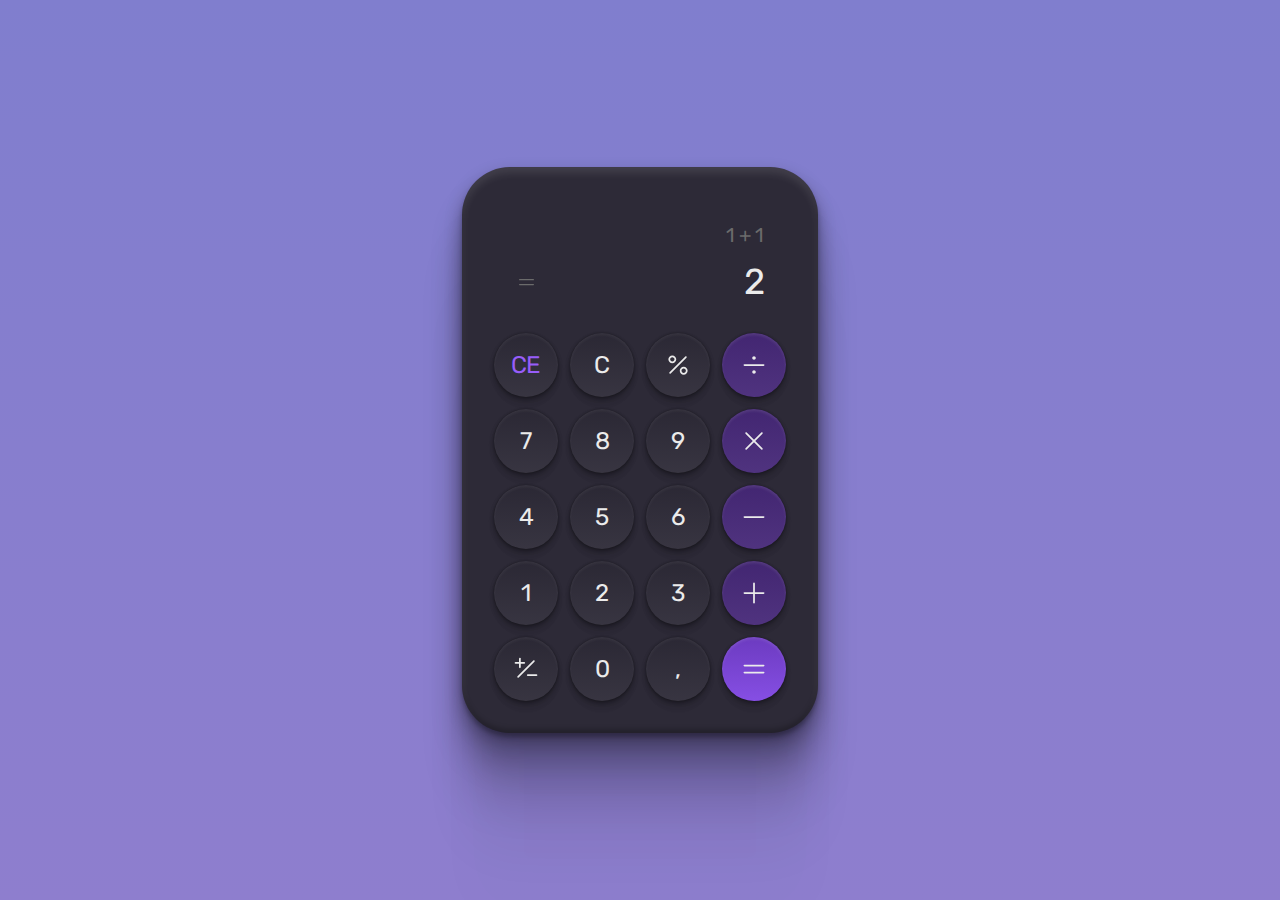
<file: 05/index.html>
<!DOCTYPE html>
<html lang="pt-br">
  <head>
    <link rel="preconnect" href="https://fonts.googleapis.com" />
    <link rel="preconnect" href="https://fonts.gstatic.com" crossorigin />
    <link
      href="https://fonts.googleapis.com/css2?family=Rubik&display=swap"
      rel="stylesheet"
    />

    <meta charset="UTF-8" />
    <meta http-equiv="X-UA-Compatible" content="IE=edge" />
    <meta name="viewport" content="width=device-width, initial-scale=1.0" />
    <title>Calculadora</title>
    <link rel="stylesheet" href="style.css" />
  </head>
  <body>
    <div id="calculator">
      <div id="display">
        <div id="last-calc">1 + 1</div>
        <div id="result">
          <img src="./assets/equals.svg" alt="sinal de igual" />
          <span>2</span>
        </div>
      </div>
      <div id="keyboard">
        <button class="secondary">CE</button>
        <button>C</button>
        <button>
          <img src="./assets/percent.svg" alt="Percent" />
        </button>
        <button class="tertiary">
          <img src="./assets/divide.svg" alt="Divide" />
        </button>
        <button>7</button>
        <button>8</button>
        <button>9</button>
        <button class="tertiary">
          <img src="./assets/x.svg" alt="Multiplication" />
        </button>
        <button>4</button>
        <button>5</button>
        <button>6</button>
        <button class="tertiary">
          <img src="./assets/minus.svg" alt="Minus" />
        </button>
        <button>1</button>
        <button>2</button>
        <button>3</button>
        <button class="tertiary">
          <img src="./assets/plus.svg" alt="Plus" />
        </button>
        <button>
          <img src="./assets/plusminus.svg" alt="PlusMinus" />
        </button>
        <button>0</button>
        <button>,</button>
        <button class="quartiary">
          <img src="./assets/result.svg" alt="Equals" />
        </button>
      </div>
    </div>
  </body>
</html>
</file>
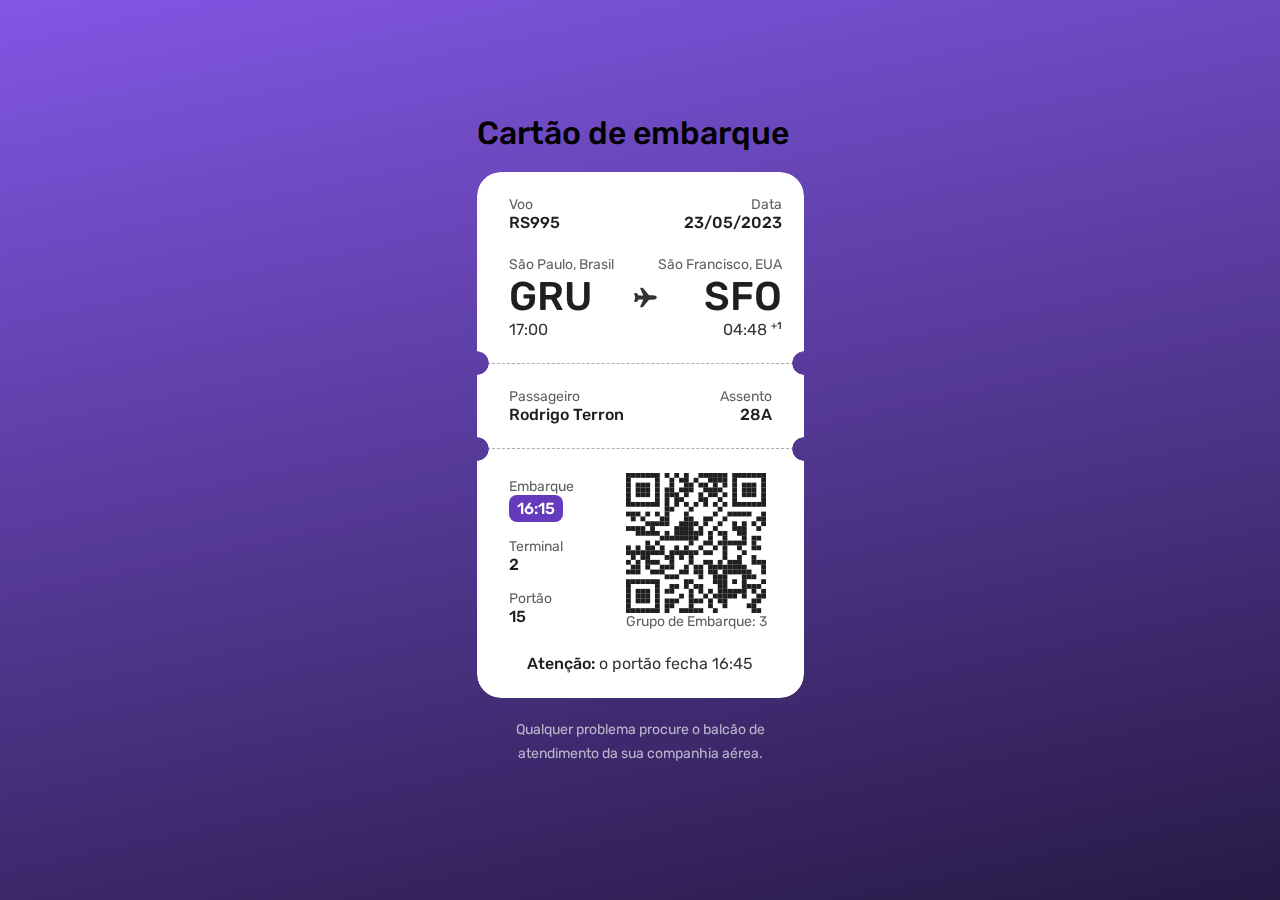
<file: 06/index.html>
<!DOCTYPE html>
<html lang="en">
<head>
    <meta charset="UTF-8">
    <meta http-equiv="X-UA-Compatible" content="IE=edge">
    <meta name="viewport" content="width=device-width, initial-scale=1.0">
    <title>Document</title>
    <link rel="stylesheet" href="./style.css">
    <link rel="preconnect" href="https://fonts.googleapis.com">
    <link rel="preconnect" href="https://fonts.gstatic.com" crossorigin>
    <link href="https://fonts.googleapis.com/css2?family=Rubik:wght@400;500&display=swap" rel="stylesheet">
</head>
<body>
    
    <div id="boarding-pass">
        <h1>Cartão de embarque</h1>
        <main id="ticket">
            <section class="top grid">
                <div class="flight grid column">
                    <div class="number">
                        <p>Voo</p>
                        <strong>RS995</strong>
                    </div>
                    <div class="date text-right">
                        <p>Data</p>
                        <strong>23/05/2023</strong>
                    </div>
                </div>
                <div class="grid column">
                    <div class="departure grid">
                        <p>São Paulo, Brasil</p>
                        <strong>GRU</strong>
                        <time>17:00</time>
                    </div>
                    <div class="airplane grid">
                        <img src="assets/plane.svg" alt="">
                    </div>
                    <div class="arrival text-right grid">
                        <p>São Francisco, EUA</p>
                        <strong>SFO</strong>
                        <time>04:48 <sup>+1</sup></time>
                    </div>
                </div>
            </section>
            <section class="middle grid column">
                <div class="name">
                    <p>Passageiro</p>
                    <strong>Rodrigo Terron</strong>
                </div>
                <div class="seat text-right">
                    <p>Assento</p>
                    <strong>28A</strong>
                </div>
            </section>
            <section class="bottom">
                <div class="container grid column">
                        <dl class="grid">
                            <dt>
                                <p>Embarque</p>
                                <time>16:15</time>
                            </dt>
                            <dt>
                                <p>Terminal</p>
                                <strong>2</strong>
                            </dt>
                            <dt>
                                <p>Portão</p>
                                <strong>15</strong>
                            </dt>
                        </dl>
                    <div class="qrcode grid">
                        <img src="assets/qrcode.svg" alt="">
                        <p>Grupo de Embarque: 3</p>
                    </div>
                </div>
                <p>
                    <strong>Atenção:</strong> o portão fecha 16:45
                </p>
            </section>
        </main>
        <footer>Qualquer problema procure o balcão de atendimento da sua companhia aérea.</footer>
    </div>

</body>
</html>
</file>
<file: 05/style.css>
* {
  margin: 0;
  padding: 0;
  box-sizing: border-box;
  -webkit-font-smoothing: antialiased;
  -moz-osx-font-smoothing: grayscale;
}

body {
  height: 100vh;
  width: 100vw;
  background: linear-gradient(180deg, #807ece 0%, #8e7ece 100%);

  display: grid;
  place-content: center;
}

body * {
  font-family: "Rubik";
  letter-spacing: -0.02em;
}

#calculator {
  background: #2d2a37;

  box-shadow: 0px 4px 4px rgba(0, 0, 0, 0.25),
    0px 188px 52px rgba(0, 0, 0, 0.01), 0px 120px 48px rgba(0, 0, 0, 0.04),
    0px 68px 41px rgba(0, 0, 0, 0.15), 0px 30px 30px rgba(0, 0, 0, 0.26),
    0px 8px 17px rgba(0, 0, 0, 0.29), inset 0px 6px 8px rgba(255, 255, 255, 0.1),
    inset 0px -4px 5px rgba(0, 0, 0, 0.22);

  border-radius: 48px;
}

#display {
  margin-top: 54px;
  padding-inline: 54px;
}

#last-calc {
  text-align: right;
  font-size: 20px;
  line-height: 140%;
  color: #6b6b6b;
}

#result {
  margin-top: 8px;
  display: flex;
  justify-content: space-between;
}

#result span {
  font-size: 36px;
  line-height: 140%;
  color: #ebebeb;
}

#keyboard {
  padding: 26px 32px 32px;

  display: grid;
  grid-template-columns: repeat(4, 1fr);
  gap: 12px;
}

button {
  border: 0;
  width: 64px;
  height: 64px;

  background: linear-gradient(
      180deg,
      rgba(0, 0, 0, 0.05) 0%,
      rgba(255, 255, 255, 0.05) 100%
    ),
    #2d2a37;

  box-shadow: 0px 11px 7px rgba(0, 0, 0, 0.01), 0px 7px 7px rgba(0, 0, 0, 0.04),
    0px 4px 6px rgba(0, 0, 0, 0.1), 0px 2px 4px rgba(0, 0, 0, 0.26),
    0px 0px 2px rgba(0, 0, 0, 0.29), inset 0px 2px 3px rgba(255, 255, 255, 0.06);

  border-radius: 999px;

  font-size: 24px;
  line-height: 28px;
  color: #ebebeb;

  display: flex;
  align-items: center;
  justify-content: center;
}

.secondary {
  color: #975dfa;
}

.tertiary {
  background: linear-gradient(
      180deg,
      rgba(0, 0, 0, 0.05) 0.01%,
      rgba(255, 255, 255, 0.05) 100%
    ),
    #462878;
  box-shadow: 0px 11px 7px rgba(0, 0, 0, 0.01), 0px 7px 7px rgba(0, 0, 0, 0.04),
    0px 4px 6px rgba(0, 0, 0, 0.1), 0px 2px 4px rgba(0, 0, 0, 0.26),
    0px 0px 2px rgba(0, 0, 0, 0.29), inset 0px 2px 3px rgba(255, 255, 255, 0.1);
}

.quartiary {
  background: linear-gradient(180deg, rgba(0, 0, 0, 0.15) 0%, rgba(255, 255, 255, 0.05) 100%), #7F45E2;
box-shadow: 0px 11px 7px rgba(0, 0, 0, 0.01), 0px 7px 7px rgba(0, 0, 0, 0.04), 0px 4px 6px rgba(0, 0, 0, 0.1), 0px 2px 4px rgba(0, 0, 0, 0.26), 0px 0px 2px rgba(0, 0, 0, 0.29), inset 0px 2px 3px rgba(255, 255, 255, 0.1);
}
</file>
<file: 06/style.css>
* {
    margin: 0;
    padding: 0;
    box-sizing: border-box;
    -webkit-font-smoothing: antialiased;
    -moz-osx-font-smoothing: grayscale;
  }
  
  :root {
    font-size: 62.5%; /* 1rem = 1.0rem */
  }
  
  body {
    font-size: 1.6rem;
    font-family: 'Rubik', sans-serif;
    background: linear-gradient(167.96deg, #8257E5 0%, #271A45 100%);
    background-repeat: no-repeat;

    height: 100vh;
    display: grid;
    place-content: center;
  }

  .grid {
    display: grid;
  }

  .column {
    grid-auto-flow: column;
  }
  
  .text-right {
    text-align: right;
  }

 h1, strong {
    font-weight: 500;
 }

 #boarding-pass {
    max-width: 32.7rem;
    margin: auto;
 }

 #ticket {
    margin-top: 2rem;
 }

p {
    color: rgba(0, 0, 0, 0.64);
    font-size: 1.4rem;
    line-height: 1.7rem;
}

strong {
    font-size: 1.6rem;
    line-height: 1.9rem;
    color: rgba(0, 0, 0, 0.88);
}

 section {
    background-color: white;

    padding: 2.4rem 3.2rem;

    -webkit-mask: var(--mask);
    mask: var(--mask);
 }

 .top {
    border-radius: 2.4rem 2.4rem 0 0;
    gap: 2.4rem;

    --mask: radial-gradient(1.2rem at 1.2rem bottom, transparent 95%, black) -1.2rem;
 }

 .departure, .arrival {
    width: 12.5rem;
 }

 .departure strong, .arrival strong {
  font-size: 4.0rem;
  line-height: 4.7rem;  
 }

 .airplane {
    align-self: center;
 }

 .top time {
    color: rgba(0, 0, 0, 0.8);
    font-size: 1.6rem;
    line-height: 1.9rem;
 }

 .top time sup {
    font-weight: 500;
    font-size: 1.0rem;
    line-height: 1.2rem;
 }

 .middle {
    border: 1px dashed rgba(0, 0, 0, 0.32);
    border-left: 0;
    border-right: 0;
    
    --mask: radial-gradient(1.2rem at 1.2rem 1.2rem, transparent 95%, black) -1.2rem -1.2rem;
 }

 .bottom {
    border-radius: 0 0 2.4rem 2.4rem;

    --mask: radial-gradient(1.2rem at 1.2rem top, transparent 95%, black) -1.2rem;
 }

 .bottom .container {
    align-items: center;
    gap: .8rem;
 }

 dl.grid {
    gap: 1.6rem;
    min-width: 9.5rem;
 }

 dt time {
    color: white;
    font-weight: 500;
    font-size: 1.6rem;
    line-height: 1.9rem;
    background-color: #633BBC;
    border-radius: 0.8rem;
    padding: 0.4rem 0.8rem;
    display: inline-block;
    margin-top: .0rem;
    
 }

 .bottom > p {
    text-align: center;
    margin-top: 2.4rem;
    font-size: 1.6rem;
    line-height: 2.0rem;
    color: rgba(0, 0, 0, 0.8);
 }

.qrcode.grid {
    justify-items: center;
}

 footer {
    font-size: 1.4rem;
    line-height: 2.4rem;
    color: white;
    opacity: 0.64;
    width: 27rem;
    text-align: center;
    margin: 2rem auto;
 }
</file>
